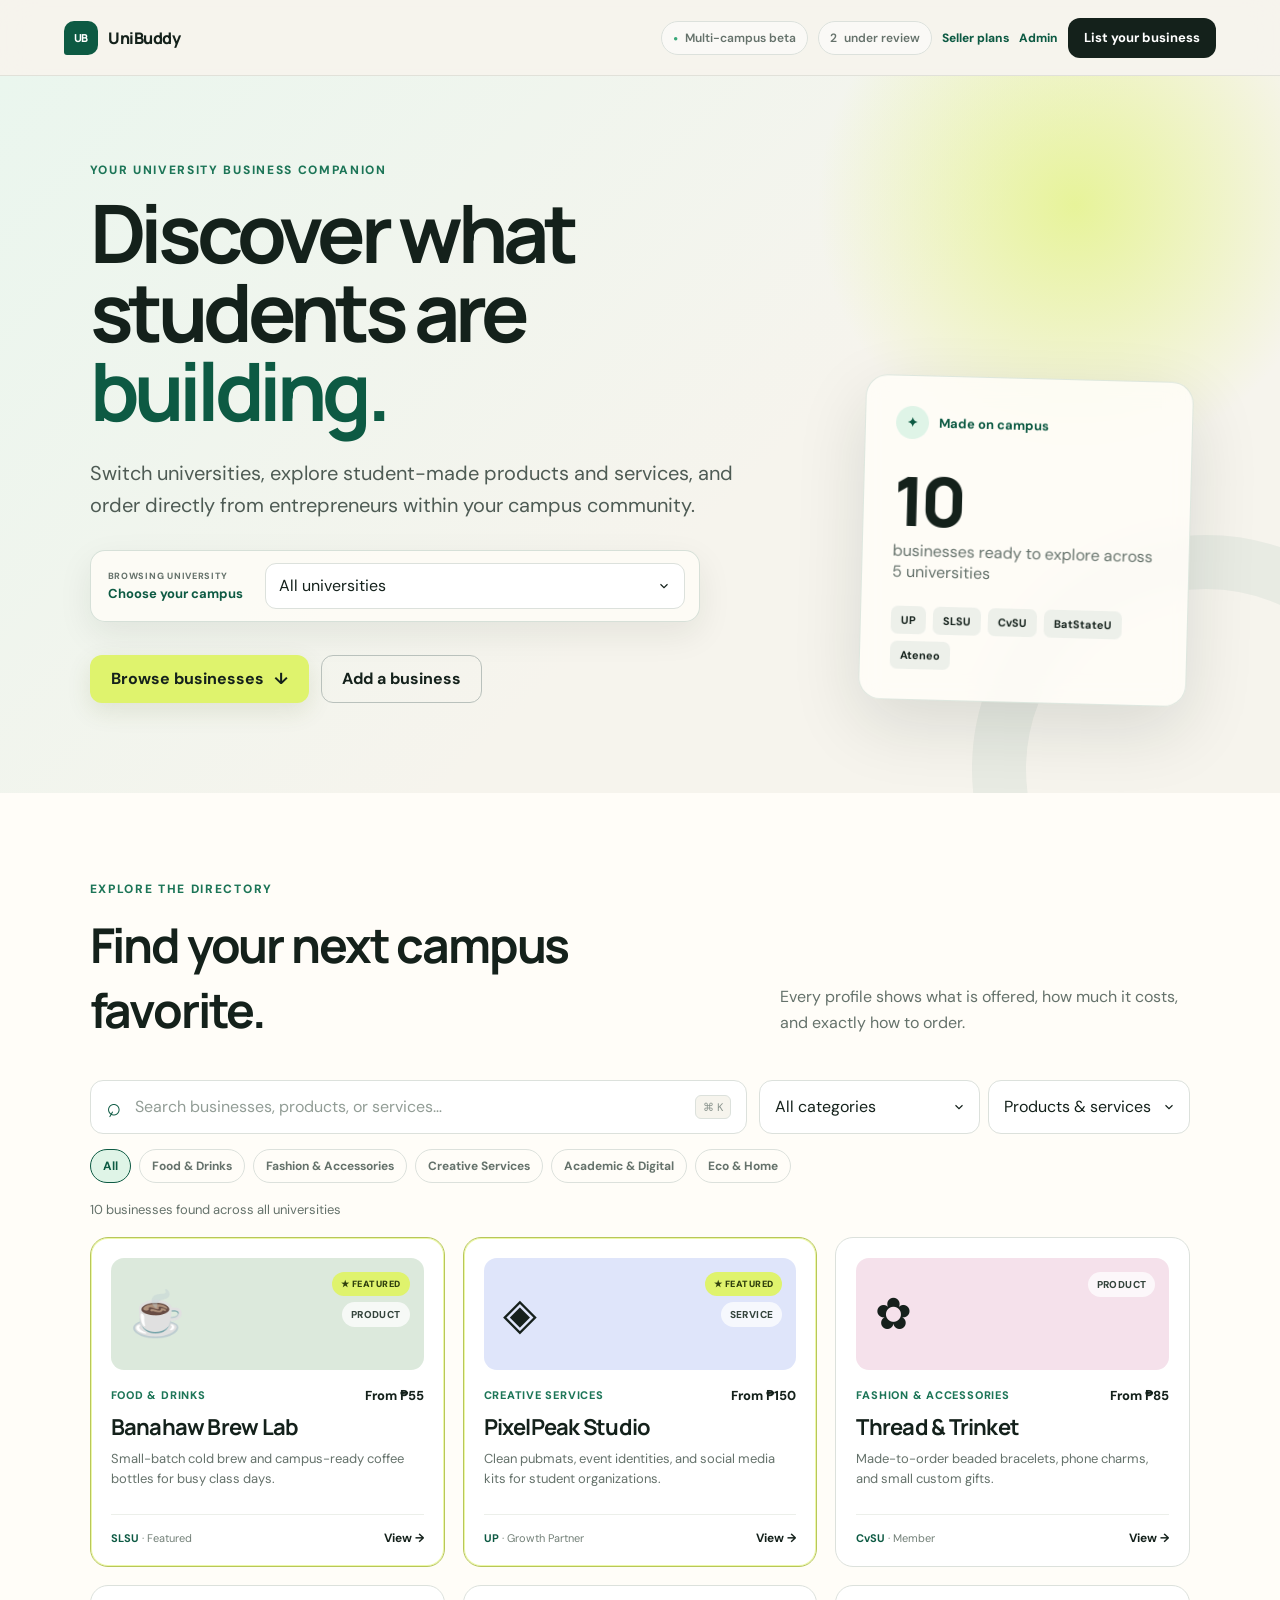
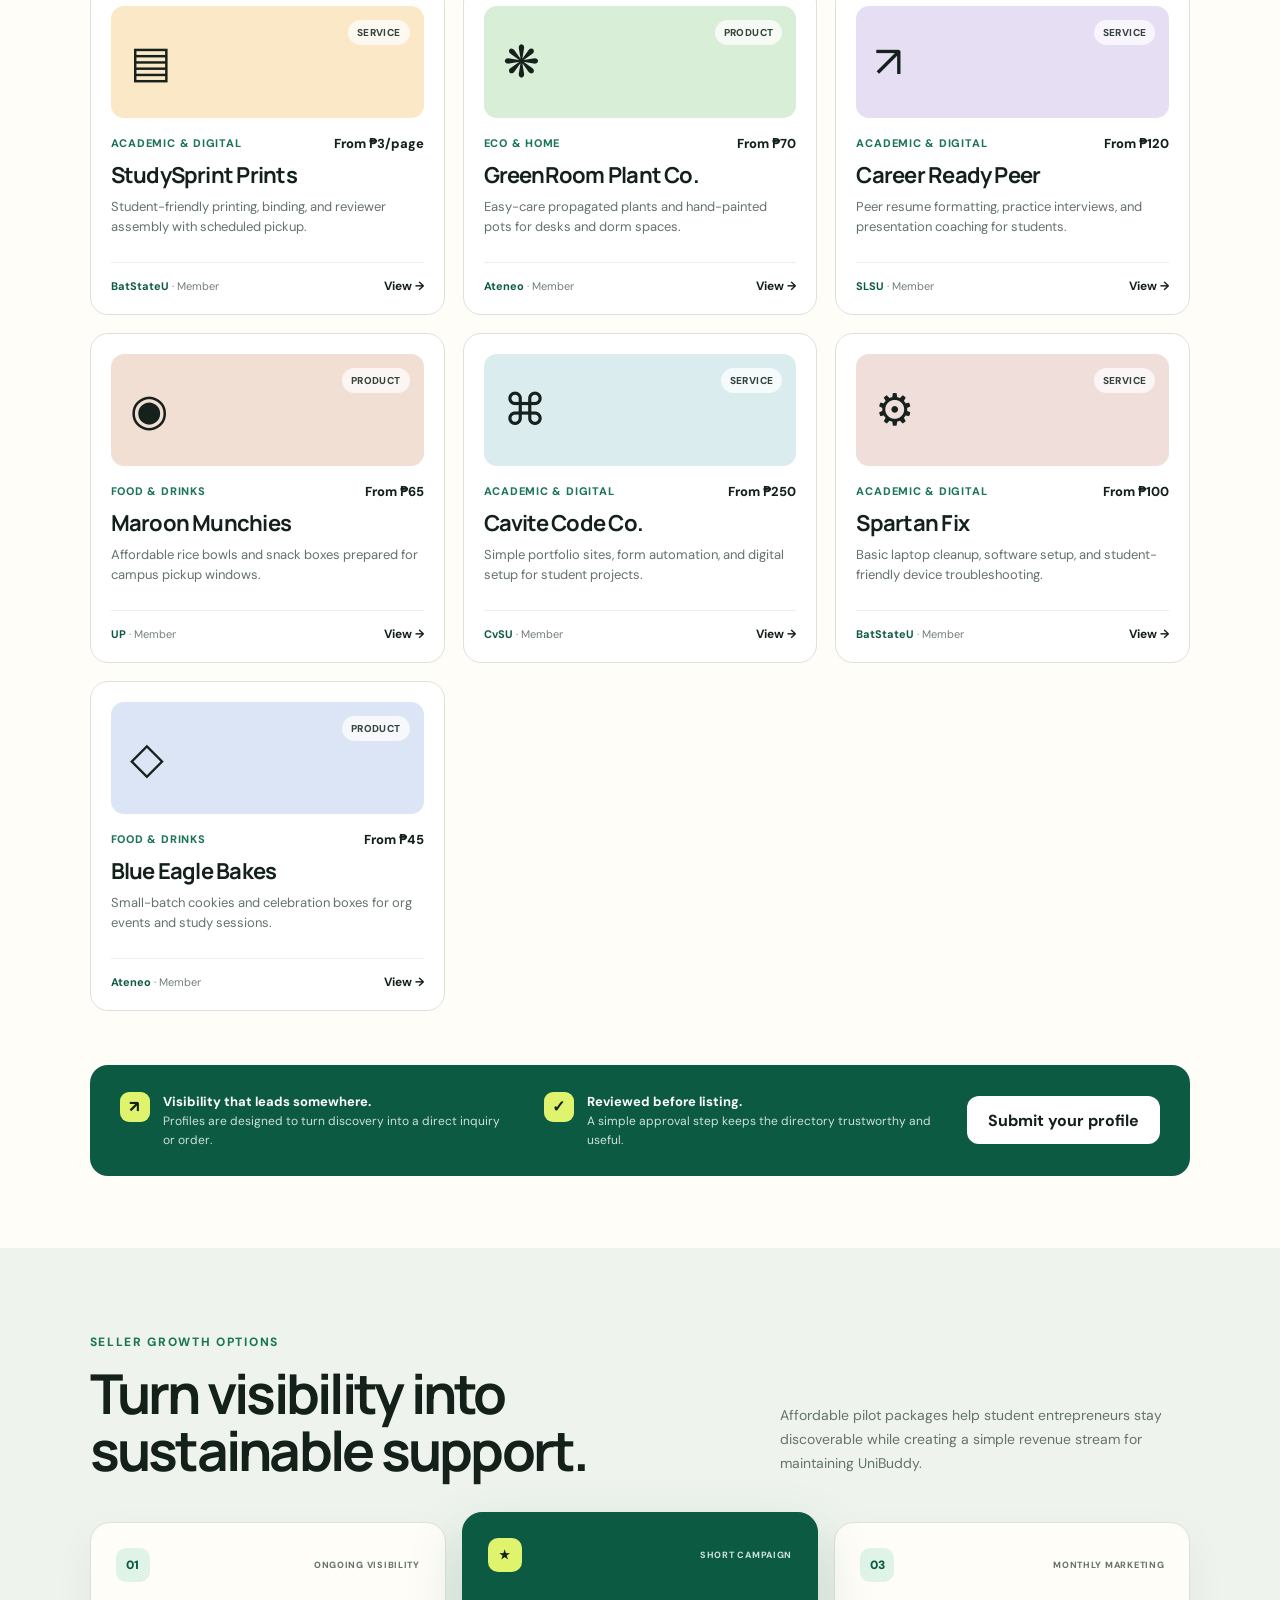
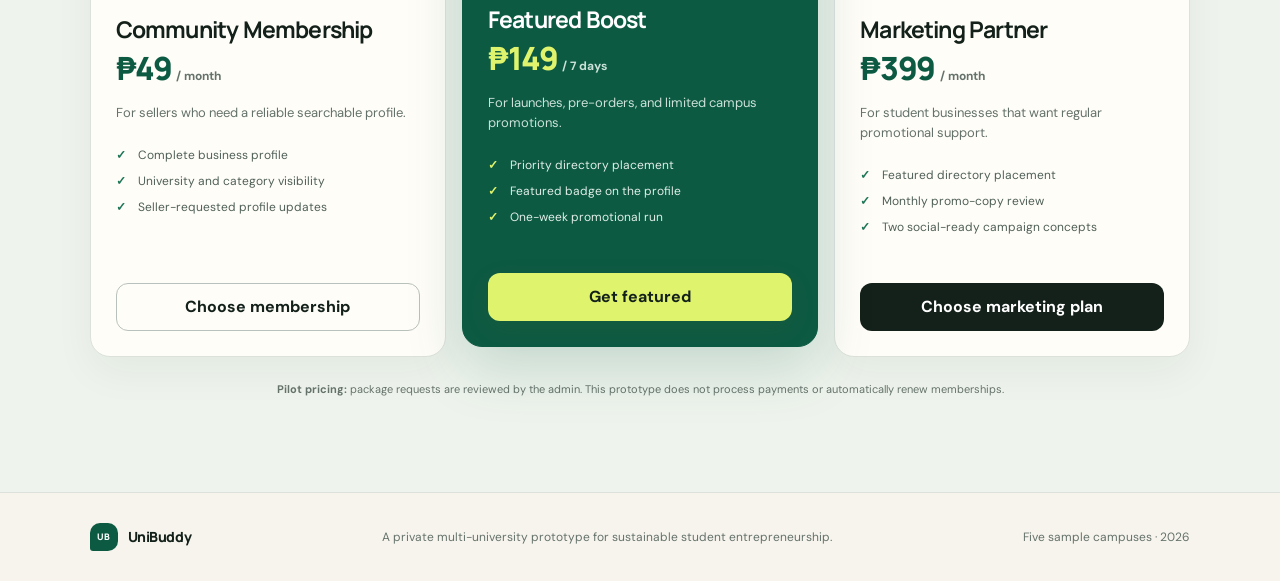
<file: index.html>
<!doctype html>
<html lang="en">
  <head>
    <meta charset="UTF-8" />
    <meta name="viewport" content="width=device-width, initial-scale=1.0" />
    <meta name="description" content="UniBuddy is a multi-university directory for student-owned products and services." />
    <title>UniBuddy — University Student Business Directory</title>
    <link rel="preconnect" href="https://fonts.googleapis.com" />
    <link rel="preconnect" href="https://fonts.gstatic.com" crossorigin />
    <link href="https://fonts.googleapis.com/css2?family=DM+Sans:wght@400;500;600;700&family=Manrope:wght@600;700;800&display=swap" rel="stylesheet" />
    <link rel="stylesheet" href="styles.css" />
  </head>
  <body>
    <header class="site-header">
      <a class="brand" href="#top" aria-label="UniBuddy home">
        <span class="brand-mark">UB</span>
        <span>UniBuddy</span>
      </a>
      <div class="header-actions">
        <span class="private-badge"><span aria-hidden="true">●</span> Multi-campus beta</span>
        <button class="submission-status" id="submissionStatus" type="button" hidden>
          <span id="pendingCount">0</span> under review
        </button>
        <a class="header-link" href="#sellerPlans">Seller plans</a>
        <a class="header-link" href="admin.html">Admin</a>
        <button class="button button-dark button-small" data-open-submit type="button">List your business</button>
      </div>
    </header>

    <main id="top">
      <section class="hero">
        <div class="hero-content">
          <p class="eyebrow">Your university business companion</p>
          <h1>Discover what students are <span>building.</span></h1>
          <p class="hero-copy">Switch universities, explore student-made products and services, and order directly from entrepreneurs within your campus community.</p>
          <label class="campus-switcher" for="universitySelect">
            <span><small>Browsing university</small><strong>Choose your campus</strong></span>
            <select id="universitySelect" aria-label="Choose a university">
              <option value="all">All universities</option>
              <option value="up">University of the Philippines (UP)</option>
              <option value="slsu">Southern Luzon State University (SLSU)</option>
              <option value="cvsu">Cavite State University (CvSU)</option>
              <option value="batsu">Batangas State University (BatStateU)</option>
              <option value="ateneo">Ateneo de Manila University</option>
            </select>
          </label>
          <div class="hero-actions">
            <a class="button button-accent" href="#directory">Browse businesses <span aria-hidden="true">↓</span></a>
            <button class="button button-ghost" data-open-submit type="button">Add a business</button>
          </div>
        </div>
        <aside class="hero-card" aria-label="Directory snapshot">
          <div class="snapshot-top">
            <span class="snapshot-icon" aria-hidden="true">✦</span>
            <span>Made on campus</span>
          </div>
          <div class="snapshot-number" id="heroBusinessCount">10</div>
          <p id="snapshotContext">businesses ready to explore across 5 universities</p>
          <div class="snapshot-tags">
            <span>UP</span><span>SLSU</span><span>CvSU</span><span>BatStateU</span><span>Ateneo</span>
          </div>
        </aside>
      </section>

      <section class="directory-section" id="directory">
        <div class="section-heading">
          <div>
            <p class="eyebrow">Explore the directory</p>
            <h2>Find your next campus favorite.</h2>
          </div>
          <p>Every profile shows what is offered, how much it costs, and exactly how to order.</p>
        </div>

        <div class="browse-panel">
          <label class="search-box" for="searchInput">
            <span aria-hidden="true">⌕</span>
            <input id="searchInput" type="search" placeholder="Search businesses, products, or services…" autocomplete="off" />
            <kbd>⌘ K</kbd>
          </label>
          <div class="select-group">
            <label>
              <span class="sr-only">Filter by category</span>
              <select id="categoryFilter">
                <option value="all">All categories</option>
              </select>
            </label>
            <label>
              <span class="sr-only">Filter by offering type</span>
              <select id="typeFilter">
                <option value="all">Products & services</option>
                <option value="Product">Products</option>
                <option value="Service">Services</option>
              </select>
            </label>
          </div>
        </div>

        <div class="category-chips" id="categoryChips" aria-label="Quick category filters"></div>

        <div class="results-row">
          <p id="resultsCount" aria-live="polite"></p>
          <button class="text-button" id="resetFilters" type="button" hidden>Clear filters</button>
        </div>

        <div class="business-grid" id="businessGrid"></div>

        <div class="empty-state" id="emptyState" hidden>
          <span aria-hidden="true">⌕</span>
          <h3>No businesses found</h3>
          <p>Try another keyword or clear the filters.</p>
          <button class="button button-dark button-small" id="emptyReset" type="button">Show all businesses</button>
        </div>

        <div class="purpose-strip">
          <div>
            <span aria-hidden="true">↗</span>
            <p><strong>Visibility that leads somewhere.</strong><br />Profiles are designed to turn discovery into a direct inquiry or order.</p>
          </div>
          <div>
            <span aria-hidden="true">✓</span>
            <p><strong>Reviewed before listing.</strong><br />A simple approval step keeps the directory trustworthy and useful.</p>
          </div>
          <button class="button button-light" data-open-submit type="button">Submit your profile</button>
        </div>
      </section>

      <section class="plans-section" id="sellerPlans">
        <div class="plans-heading">
          <div>
            <p class="eyebrow">Seller growth options</p>
            <h2>Turn visibility into sustainable support.</h2>
          </div>
          <p>Affordable pilot packages help student entrepreneurs stay discoverable while creating a simple revenue stream for maintaining UniBuddy.</p>
        </div>
        <div class="plan-grid">
          <article class="plan-card">
            <div class="plan-card-top"><span>01</span><small>Ongoing visibility</small></div>
            <h3>Community Membership</h3>
            <p class="plan-price">₱49 <span>/ month</span></p>
            <p>For sellers who need a reliable searchable profile.</p>
            <ul><li>Complete business profile</li><li>University and category visibility</li><li>Seller-requested profile updates</li></ul>
            <button class="button button-ghost" type="button" data-plan-id="community">Choose membership</button>
          </article>
          <article class="plan-card plan-card-featured">
            <div class="plan-card-top"><span>★</span><small>Short campaign</small></div>
            <h3>Featured Boost</h3>
            <p class="plan-price">₱149 <span>/ 7 days</span></p>
            <p>For launches, pre-orders, and limited campus promotions.</p>
            <ul><li>Priority directory placement</li><li>Featured badge on the profile</li><li>One-week promotional run</li></ul>
            <button class="button button-accent" type="button" data-plan-id="featured">Get featured</button>
          </article>
          <article class="plan-card">
            <div class="plan-card-top"><span>03</span><small>Monthly marketing</small></div>
            <h3>Marketing Partner</h3>
            <p class="plan-price">₱399 <span>/ month</span></p>
            <p>For student businesses that want regular promotional support.</p>
            <ul><li>Featured directory placement</li><li>Monthly promo-copy review</li><li>Two social-ready campaign concepts</li></ul>
            <button class="button button-dark" type="button" data-plan-id="growth">Choose marketing plan</button>
          </article>
        </div>
        <p class="pricing-note"><strong>Pilot pricing:</strong> package requests are reviewed by the admin. This prototype does not process payments or automatically renew memberships.</p>
      </section>
    </main>

    <footer>
      <a class="brand brand-footer" href="#top"><span class="brand-mark">UB</span><span>UniBuddy</span></a>
      <p>A private multi-university prototype for sustainable student entrepreneurship.</p>
      <span>Five sample campuses · 2026</span>
    </footer>

    <dialog class="profile-dialog" id="profileDialog" aria-labelledby="profileName">
      <div class="dialog-shell">
        <button class="icon-button dialog-close" type="button" data-close-profile aria-label="Close profile">×</button>
        <div id="profileContent"></div>
      </div>
    </dialog>

    <dialog class="submit-dialog" id="submitDialog" aria-labelledby="submitTitle">
      <div class="submit-shell">
        <div class="submit-heading">
          <div>
            <p class="eyebrow">Business profile submission</p>
            <h2 id="submitTitle">Show your campus what you offer.</h2>
            <p>Your listing will be saved as a private demo submission and marked for admin review.</p>
          </div>
          <button class="icon-button" type="button" data-close-submit aria-label="Close submission form">×</button>
        </div>

        <div class="submit-layout" id="submissionFormView">
          <form id="businessForm" novalidate>
            <div class="form-grid">
              <label class="field field-wide">
                <span>University *</span>
                <select name="universityId" required>
                  <option value="">Choose your university</option>
                  <option value="up">University of the Philippines (UP)</option>
                  <option value="slsu">Southern Luzon State University (SLSU)</option>
                  <option value="cvsu">Cavite State University (CvSU)</option>
                  <option value="batsu">Batangas State University (BatStateU)</option>
                  <option value="ateneo">Ateneo de Manila University</option>
                </select>
                <small class="error-message"></small>
              </label>
              <label class="field field-wide">
                <span>Seller promotion package *</span>
                <select name="marketingPlan" required>
                  <option value="community">Community Membership — ₱49/month</option>
                  <option value="featured">Featured Boost — ₱149/7 days</option>
                  <option value="growth">Marketing Partner — ₱399/month</option>
                </select>
                <small>Request only — payment is confirmed separately after admin review.</small>
                <small class="error-message"></small>
              </label>
              <label class="field field-wide">
                <span>Business name *</span>
                <input name="businessName" required maxlength="45" placeholder="e.g., Your Campus Brand" />
                <small class="error-message"></small>
              </label>
              <label class="field">
                <span>Category *</span>
                <select name="category" required>
                  <option value="">Choose one</option>
                  <option>Food & Drinks</option>
                  <option>Fashion & Accessories</option>
                  <option>Creative Services</option>
                  <option>Academic & Digital</option>
                  <option>Eco & Home</option>
                  <option>Personal Care</option>
                </select>
                <small class="error-message"></small>
              </label>
              <label class="field">
                <span>Offering type *</span>
                <select name="type" required>
                  <option value="">Choose one</option>
                  <option>Product</option>
                  <option>Service</option>
                </select>
                <small class="error-message"></small>
              </label>
              <label class="field field-wide">
                <span>Short description *</span>
                <textarea name="description" required maxlength="150" rows="3" placeholder="What do you offer, and who is it for?"></textarea>
                <small class="character-count"><span id="descriptionCount">0</span>/150</small>
                <small class="error-message"></small>
              </label>
              <label class="field">
                <span>Starting price *</span>
                <input name="price" required maxlength="25" placeholder="e.g., ₱120" />
                <small class="error-message"></small>
              </label>
              <label class="field">
                <span>Order method *</span>
                <select name="orderMethod" required>
                  <option value="">Choose one</option>
                  <option>Message to order</option>
                  <option>Order form</option>
                  <option>Booking request</option>
                  <option>Pre-order</option>
                </select>
                <small class="error-message"></small>
              </label>
              <label class="field">
                <span>Contact or order link *</span>
                <input name="contact" required maxlength="80" placeholder="Email, handle, or form link" />
                <small class="error-message"></small>
              </label>
              <label class="field">
                <span>Pickup / delivery</span>
                <input name="fulfillment" maxlength="60" placeholder="e.g., campus gate pickup" />
              </label>
              <label class="field field-wide">
                <span>Sustainable practice</span>
                <input name="impact" maxlength="100" placeholder="e.g., Made to order to reduce excess inventory" />
              </label>
            </div>
            <label class="consent-row">
              <input type="checkbox" name="consent" required />
              <span>I confirm these details are ready for directory review.</span>
            </label>
            <small class="error-message consent-error"></small>
            <div class="form-actions">
              <button class="button button-ghost" type="button" data-close-submit>Cancel</button>
              <button class="button button-accent" type="submit">Submit for review <span aria-hidden="true">→</span></button>
            </div>
          </form>

          <aside class="live-preview" aria-label="Live profile preview">
            <p class="preview-label">Live preview</p>
            <div id="formPreview"></div>
          </aside>
        </div>

        <div class="submission-success" id="submissionSuccess" hidden>
          <div class="success-mark" aria-hidden="true">✓</div>
          <p class="eyebrow">Submitted for review</p>
          <h2>Your profile is in the review queue.</h2>
          <p>For this private prototype, the submission is saved only in this browser. It will not appear in the main directory until an admin approves it.</p>
          <div class="review-card" id="reviewCard"></div>
          <button class="button button-dark" type="button" data-close-submit>Back to directory</button>
        </div>
      </div>
    </dialog>

    <div class="toast" id="toast" role="status" aria-live="polite"></div>
    <script src="store.js"></script>
    <script src="app.js"></script>
  </body>
</html>
</file>
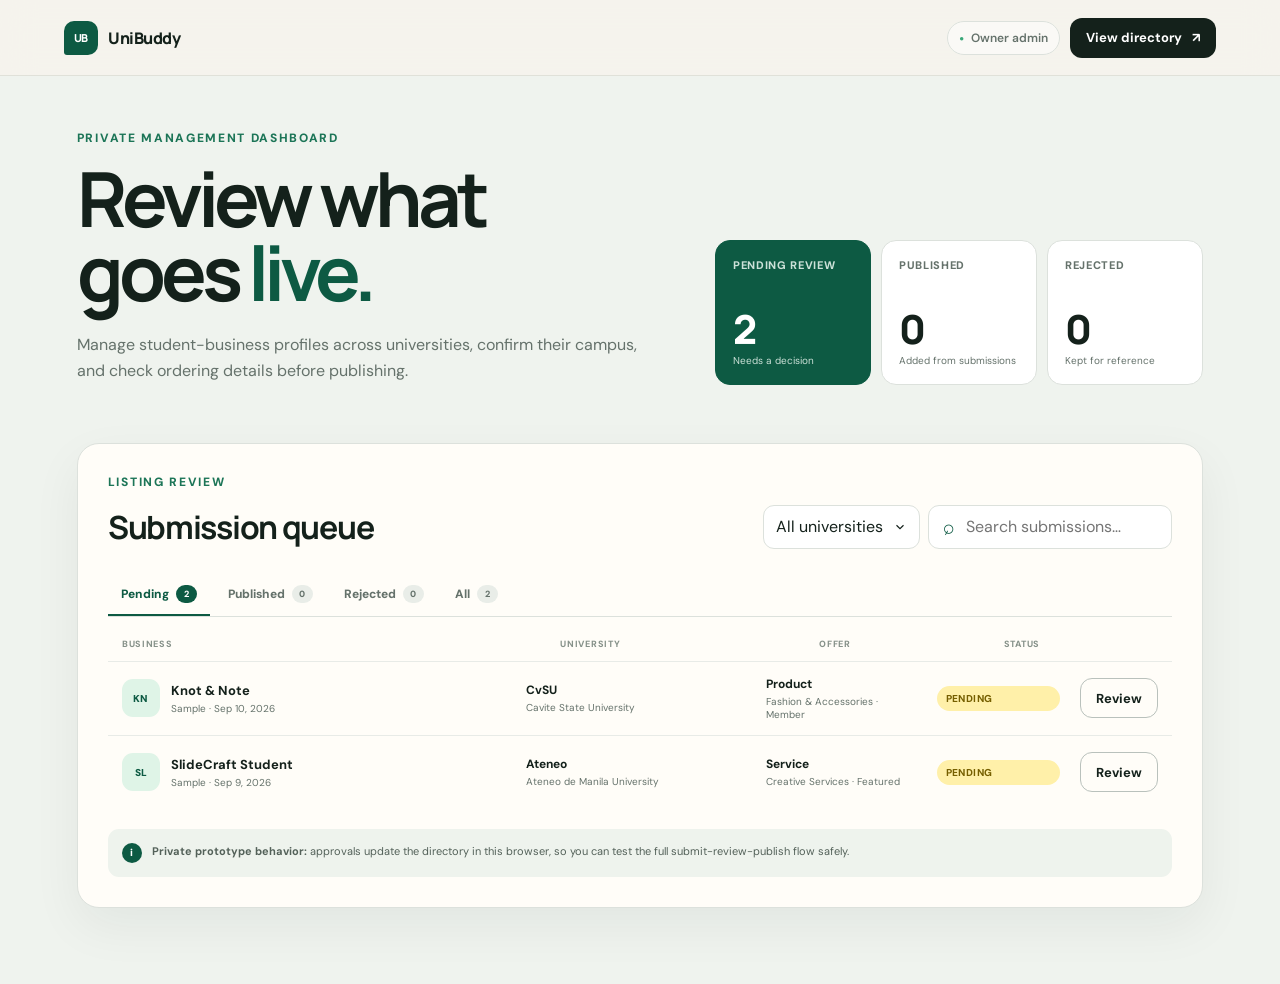
<file: admin.html>
<!doctype html>
<html lang="en">
  <head>
    <meta charset="UTF-8" />
    <meta name="viewport" content="width=device-width, initial-scale=1.0" />
    <meta name="description" content="Private UniBuddy multi-university listing review dashboard." />
    <title>UniBuddy Admin — Listing Review</title>
    <link rel="preconnect" href="https://fonts.googleapis.com" />
    <link rel="preconnect" href="https://fonts.gstatic.com" crossorigin />
    <link href="https://fonts.googleapis.com/css2?family=DM+Sans:wght@400;500;600;700&family=Manrope:wght@600;700;800&display=swap" rel="stylesheet" />
    <link rel="stylesheet" href="styles.css" />
  </head>
  <body class="admin-page">
    <header class="site-header admin-header">
      <a class="brand" href="index.html" aria-label="Back to UniBuddy directory">
        <span class="brand-mark">UB</span>
        <span>UniBuddy</span>
      </a>
      <div class="header-actions">
        <span class="private-badge"><span aria-hidden="true">●</span> Owner admin</span>
        <a class="button button-dark button-small" href="index.html">View directory <span aria-hidden="true">↗</span></a>
      </div>
    </header>

    <main class="admin-main">
      <section class="admin-intro">
        <div>
          <p class="eyebrow">Private management dashboard</p>
          <h1>Review what goes <span>live.</span></h1>
          <p>Manage student-business profiles across universities, confirm their campus, and check ordering details before publishing.</p>
        </div>
        <div class="admin-stat-grid" aria-label="Submission summary">
          <article class="admin-stat stat-pending"><span>Pending review</span><strong id="pendingStat">0</strong><small>Needs a decision</small></article>
          <article class="admin-stat"><span>Published</span><strong id="approvedStat">0</strong><small>Added from submissions</small></article>
          <article class="admin-stat"><span>Rejected</span><strong id="rejectedStat">0</strong><small>Kept for reference</small></article>
        </div>
      </section>

      <section class="review-section">
        <div class="review-heading">
          <div>
            <p class="eyebrow">Listing review</p>
            <h2>Submission queue</h2>
          </div>
          <div class="admin-toolbar">
            <label class="admin-campus-filter">
              <span class="sr-only">Filter submissions by university</span>
              <select id="adminUniversityFilter">
                <option value="all">All universities</option>
                <option value="up">UP</option><option value="slsu">SLSU</option><option value="cvsu">CvSU</option>
                <option value="batsu">BatStateU</option><option value="ateneo">Ateneo</option>
              </select>
            </label>
            <label class="admin-search" for="adminSearch">
              <span aria-hidden="true">⌕</span>
              <input id="adminSearch" type="search" placeholder="Search submissions…" autocomplete="off" />
            </label>
          </div>
        </div>

        <div class="review-tabs" id="reviewTabs" role="tablist" aria-label="Submission status filters">
          <button class="review-tab active" type="button" data-status="Pending">Pending <span id="pendingTabCount">0</span></button>
          <button class="review-tab" type="button" data-status="Approved">Published <span id="approvedTabCount">0</span></button>
          <button class="review-tab" type="button" data-status="Rejected">Rejected <span id="rejectedTabCount">0</span></button>
          <button class="review-tab" type="button" data-status="All">All <span id="allTabCount">0</span></button>
        </div>

        <div class="review-table-wrap">
          <div class="review-table-head" aria-hidden="true">
            <span>Business</span><span>University</span><span>Offer</span><span>Status</span><span></span>
          </div>
          <div id="reviewQueue"></div>
          <div class="admin-empty" id="adminEmpty" hidden>
            <span aria-hidden="true">✓</span>
            <h3>Nothing here right now</h3>
            <p>Try another status or search term.</p>
          </div>
        </div>

        <div class="admin-note">
          <span aria-hidden="true">i</span>
          <p><strong>Private prototype behavior:</strong> approvals update the directory in this browser, so you can test the full submit-review-publish flow safely.</p>
        </div>
      </section>
    </main>

    <dialog class="admin-dialog" id="reviewDialog" aria-labelledby="reviewBusinessName">
      <div class="admin-dialog-shell">
        <div class="admin-dialog-heading">
          <div>
            <span class="status-pill" id="editorStatus">Pending</span>
            <h2 id="reviewBusinessName">Review profile</h2>
            <p id="reviewMetadata"></p>
          </div>
          <button class="icon-button" id="closeReview" type="button" aria-label="Close review">×</button>
        </div>

        <form id="reviewForm">
          <div class="form-grid admin-form-grid">
            <label class="field field-wide"><span>University *</span>
              <select name="universityId" required>
                <option value="up">University of the Philippines (UP)</option><option value="slsu">Southern Luzon State University (SLSU)</option>
                <option value="cvsu">Cavite State University (CvSU)</option><option value="batsu">Batangas State University (BatStateU)</option>
                <option value="ateneo">Ateneo de Manila University</option>
              </select>
            </label>
            <label class="field field-wide"><span>Seller promotion package *</span>
              <select name="marketingPlan" required>
                <option value="community">Community Membership — ₱49/month</option>
                <option value="featured">Featured Boost — ₱149/7 days</option>
                <option value="growth">Marketing Partner — ₱399/month</option>
              </select>
            </label>
            <label class="field field-wide"><span>Business name *</span><input name="businessName" required maxlength="45" /></label>
            <label class="field"><span>Category *</span>
              <select name="category" required>
                <option>Food & Drinks</option><option>Fashion & Accessories</option><option>Creative Services</option>
                <option>Academic & Digital</option><option>Eco & Home</option><option>Personal Care</option>
              </select>
            </label>
            <label class="field"><span>Offering type *</span><select name="type" required><option>Product</option><option>Service</option></select></label>
            <label class="field field-wide"><span>Description *</span><textarea name="description" required maxlength="150" rows="3"></textarea></label>
            <label class="field"><span>Starting price *</span><input name="price" required maxlength="25" /></label>
            <label class="field"><span>Order method *</span>
              <select name="orderMethod" required><option>Message to order</option><option>Order form</option><option>Booking request</option><option>Pre-order</option></select>
            </label>
            <label class="field"><span>Contact / order link *</span><input name="contact" required maxlength="80" /></label>
            <label class="field"><span>Pickup / delivery</span><input name="fulfillment" maxlength="60" /></label>
            <label class="field field-wide"><span>Sustainable practice</span><input name="impact" maxlength="100" /></label>
          </div>
          <div class="admin-editor-actions">
            <button class="text-button danger-text" id="deleteSubmission" type="button">Delete listing</button>
            <div>
              <button class="button button-ghost" id="rejectSubmission" type="button">Reject</button>
              <button class="button button-light-outline" type="submit">Save changes</button>
              <button class="button button-accent" id="approveSubmission" type="button">Approve & publish</button>
            </div>
          </div>
        </form>
      </div>
    </dialog>

    <div class="toast" id="adminToast" role="status" aria-live="polite"></div>
    <script src="store.js"></script>
    <script src="admin.js"></script>
  </body>
</html>
</file>
<file: styles.css>
:root {
  --ink: #14211b;
  --muted: #65726b;
  --cream: #f6f4ed;
  --paper: #fffdf8;
  --line: #dce1dc;
  --green: #0d5a43;
  --green-2: #1c7557;
  --mint: #dff4e7;
  --lime: #dff36d;
  --shadow: 0 24px 70px rgba(20, 33, 27, 0.12);
  --radius: 22px;
}

* { box-sizing: border-box; }
html { scroll-behavior: smooth; }
body {
  margin: 0;
  color: var(--ink);
  background: var(--cream);
  font-family: "DM Sans", sans-serif;
  -webkit-font-smoothing: antialiased;
}
button, input, select, textarea { font: inherit; }
button, a { -webkit-tap-highlight-color: transparent; }
button { color: inherit; }
a { color: inherit; text-decoration: none; }

.site-header {
  position: sticky;
  top: 0;
  z-index: 30;
  height: 76px;
  display: flex;
  align-items: center;
  justify-content: space-between;
  padding: 0 clamp(22px, 5vw, 78px);
  background: rgba(246, 244, 237, 0.92);
  border-bottom: 1px solid rgba(20, 33, 27, 0.09);
  backdrop-filter: blur(16px);
}

.brand {
  display: inline-flex;
  align-items: center;
  gap: 10px;
  font-family: "Manrope", sans-serif;
  font-weight: 800;
  letter-spacing: -0.03em;
}
.brand-mark {
  display: grid;
  place-items: center;
  width: 34px;
  height: 34px;
  border-radius: 10px 10px 10px 3px;
  background: var(--green);
  color: white;
  font-size: 11px;
  letter-spacing: -0.04em;
}
.header-actions { display: flex; align-items: center; gap: 10px; }
.header-link, .footer-link { color: var(--green); font-size: 12px; font-weight: 800; }
.header-link:hover, .footer-link:hover { text-decoration: underline; text-underline-offset: 4px; }
.private-badge, .submission-status {
  display: inline-flex;
  align-items: center;
  gap: 7px;
  padding: 8px 11px;
  border: 1px solid var(--line);
  border-radius: 999px;
  color: var(--muted);
  background: rgba(255,255,255,.45);
  font-size: 12px;
  font-weight: 600;
}
.private-badge span { color: #3aa879; font-size: 8px; }
.submission-status { cursor: pointer; }
.submission-status:hover { border-color: var(--green); color: var(--green); }

.button {
  display: inline-flex;
  min-height: 48px;
  align-items: center;
  justify-content: center;
  gap: 10px;
  padding: 0 20px;
  border: 1px solid transparent;
  border-radius: 12px;
  font-weight: 700;
  cursor: pointer;
  transition: transform .2s ease, box-shadow .2s ease, background .2s ease;
}
.button:hover { transform: translateY(-2px); }
.button:focus-visible, .text-button:focus-visible, .icon-button:focus-visible, .business-card:focus-visible { outline: 3px solid rgba(28, 117, 87, .28); outline-offset: 3px; }
.button-accent { background: var(--lime); color: var(--ink); box-shadow: 0 8px 24px rgba(79, 101, 24, .12); }
.button-accent:hover { box-shadow: 0 12px 30px rgba(79, 101, 24, .18); }
.button-dark { background: var(--ink); color: white; }
.button-ghost { background: transparent; border-color: #b9c1bc; }
.button-light { background: white; color: var(--ink); }
.button-small { min-height: 40px; padding-inline: 15px; font-size: 13px; }

.hero {
  min-height: 565px;
  display: grid;
  grid-template-columns: minmax(0, 1.25fr) minmax(280px, .6fr);
  align-items: center;
  gap: clamp(36px, 7vw, 110px);
  padding: 86px clamp(22px, 7vw, 112px) 90px;
  position: relative;
  overflow: hidden;
  background:
    radial-gradient(circle at 84% 18%, rgba(223, 243, 109, .65), transparent 21%),
    linear-gradient(135deg, #eaf6ee 0%, #f6f4ed 58%);
}
.hero::after {
  content: "";
  position: absolute;
  width: 360px;
  height: 360px;
  right: -160px;
  bottom: -210px;
  border: 54px solid rgba(13, 90, 67, .06);
  border-radius: 50%;
}
.hero-content, .hero-card { position: relative; z-index: 1; }
.eyebrow {
  margin: 0 0 15px;
  color: var(--green-2);
  font-size: 12px;
  font-weight: 800;
  letter-spacing: .14em;
  text-transform: uppercase;
}
h1, h2, h3 { font-family: "Manrope", sans-serif; }
h1 {
  max-width: 800px;
  margin: 0;
  font-size: clamp(48px, 6.3vw, 88px);
  line-height: .98;
  letter-spacing: -.065em;
}
h1 span { color: var(--green); }
.hero-copy {
  max-width: 665px;
  margin: 27px 0 0;
  color: #4e5b54;
  font-size: clamp(17px, 1.6vw, 20px);
  line-height: 1.62;
}
.hero-actions { display: flex; gap: 12px; margin-top: 33px; }
.campus-switcher {
  width: min(610px, 100%);
  min-height: 72px;
  display: grid;
  grid-template-columns: auto minmax(230px, 1fr);
  align-items: center;
  gap: 22px;
  margin-top: 28px;
  padding: 12px 14px 12px 17px;
  border: 1px solid rgba(13, 90, 67, .16);
  border-radius: 15px;
  background: rgba(255, 253, 248, .78);
  box-shadow: 0 12px 34px rgba(20, 33, 27, .08);
}
.campus-switcher > span { display: flex; flex-direction: column; gap: 3px; }
.campus-switcher small { color: var(--muted); font-size: 9px; font-weight: 800; letter-spacing: .08em; text-transform: uppercase; }
.campus-switcher strong { color: var(--green); font-size: 13px; }
.campus-switcher select {
  width: 100%;
  height: 46px;
  padding: 0 38px 0 13px;
  border: 1px solid var(--line);
  border-radius: 11px;
  outline: 0;
  color: var(--ink);
  background: white url("data:image/svg+xml,%3Csvg xmlns='http://www.w3.org/2000/svg' width='14' height='14' viewBox='0 0 24 24' fill='none' stroke='%2314211b' stroke-width='2'%3E%3Cpath d='m6 9 6 6 6-6'/%3E%3C/svg%3E") no-repeat right 13px center;
}
.campus-switcher select:focus { border-color: var(--green-2); box-shadow: 0 0 0 3px rgba(28,117,87,.08); }

.hero-card {
  align-self: end;
  max-width: 390px;
  margin-left: auto;
  padding: 30px;
  border: 1px solid rgba(13, 90, 67, .13);
  border-radius: var(--radius);
  background: rgba(255, 253, 248, .84);
  box-shadow: var(--shadow);
  backdrop-filter: blur(14px);
  transform: rotate(1.5deg);
}
.snapshot-top { display: flex; align-items: center; gap: 10px; color: var(--green); font-size: 13px; font-weight: 700; }
.snapshot-icon { display: grid; place-items: center; width: 33px; height: 33px; border-radius: 50%; background: var(--mint); }
.snapshot-number { margin-top: 27px; font-family: "Manrope"; font-size: 68px; font-weight: 800; line-height: 1; letter-spacing: -.06em; }
.hero-card > p { margin: 6px 0 24px; color: var(--muted); }
.snapshot-tags { display: flex; flex-wrap: wrap; gap: 7px; }
.snapshot-tags span { padding: 7px 10px; border-radius: 7px; background: #edf0ea; font-size: 11px; font-weight: 700; }

.directory-section { padding: 88px clamp(22px, 7vw, 112px) 72px; background: var(--paper); }
.section-heading { display: flex; justify-content: space-between; gap: 40px; align-items: end; }
.section-heading h2 { margin: 0; font-size: clamp(32px, 4vw, 48px); letter-spacing: -.045em; }
.section-heading > p { max-width: 410px; margin: 0 0 5px; color: var(--muted); line-height: 1.65; }

.browse-panel { display: grid; grid-template-columns: minmax(280px, 1fr) auto; gap: 12px; margin-top: 38px; }
.search-box {
  height: 54px;
  display: flex;
  align-items: center;
  gap: 12px;
  padding: 0 15px;
  border: 1px solid var(--line);
  border-radius: 13px;
  background: white;
  transition: border .2s, box-shadow .2s;
}
.search-box:focus-within { border-color: var(--green-2); box-shadow: 0 0 0 4px rgba(28,117,87,.08); }
.search-box > span { font-size: 25px; transform: rotate(-15deg); color: var(--green); }
.search-box input { flex: 1; min-width: 0; border: 0; outline: 0; color: var(--ink); background: transparent; }
.search-box input::placeholder { color: #929d96; }
kbd { padding: 4px 7px; border: 1px solid var(--line); border-radius: 6px; color: #89938d; background: var(--cream); font: 11px "DM Sans"; }
.select-group { display: flex; gap: 8px; }
select { appearance: none; }
.select-group select {
  height: 54px;
  min-width: 180px;
  padding: 0 38px 0 15px;
  border: 1px solid var(--line);
  border-radius: 13px;
  color: var(--ink);
  background: white url("data:image/svg+xml,%3Csvg xmlns='http://www.w3.org/2000/svg' width='14' height='14' viewBox='0 0 24 24' fill='none' stroke='%2314211b' stroke-width='2'%3E%3Cpath d='m6 9 6 6 6-6'/%3E%3C/svg%3E") no-repeat right 13px center;
}

.category-chips { display: flex; flex-wrap: wrap; gap: 8px; margin-top: 15px; }
.chip { padding: 8px 12px; border: 1px solid var(--line); border-radius: 999px; background: transparent; color: var(--muted); font-size: 12px; font-weight: 700; cursor: pointer; }
.chip:hover, .chip.active { border-color: var(--green); color: var(--green); background: var(--mint); }
.results-row { min-height: 54px; display: flex; align-items: center; justify-content: space-between; }
.results-row p { margin: 0; color: var(--muted); font-size: 13px; }
.text-button { border: 0; background: none; color: var(--green); font-size: 13px; font-weight: 700; cursor: pointer; }

.business-grid { display: grid; grid-template-columns: repeat(3, minmax(0, 1fr)); gap: 18px; }
.business-card {
  min-height: 330px;
  display: flex;
  flex-direction: column;
  padding: 20px;
  border: 1px solid var(--line);
  border-radius: 18px;
  background: white;
  cursor: pointer;
  transition: transform .22s ease, box-shadow .22s ease, border-color .22s ease;
}
.business-card:hover { transform: translateY(-5px); border-color: #b7c6bd; box-shadow: 0 18px 42px rgba(28,44,35,.09); }
.featured-card { border-color: #b8c65b; box-shadow: inset 0 0 0 1px rgba(223,243,109,.6); }
.card-cover {
  height: 112px;
  display: flex;
  justify-content: space-between;
  align-items: flex-start;
  padding: 14px;
  border-radius: 13px;
  background: var(--card-bg);
}
.card-badges { display: flex; align-items: flex-end; flex-direction: column; gap: 6px; }
.featured-pill { padding: 6px 9px; border-radius: 999px; color: #30400e; background: var(--lime); font-size: 9px; font-weight: 900; letter-spacing: .05em; text-transform: uppercase; }
.card-symbol { font-size: 44px; filter: saturate(.8); align-self: center; margin-left: 5px; }
.type-pill, .status-pill { padding: 6px 9px; border-radius: 999px; background: rgba(255,255,255,.74); color: #34443c; font-size: 10px; font-weight: 800; letter-spacing: .04em; text-transform: uppercase; }
.card-meta { display: flex; justify-content: space-between; align-items: center; gap: 8px; margin-top: 17px; }
.category-label { color: var(--green-2); font-size: 11px; font-weight: 800; text-transform: uppercase; letter-spacing: .07em; }
.price { color: var(--ink); font-size: 13px; font-weight: 800; }
.business-card h3 { margin: 8px 0 7px; font-size: 22px; letter-spacing: -.035em; }
.business-card > p { flex: 1; margin: 0; color: var(--muted); font-size: 13px; line-height: 1.55; }
.card-footer { display: flex; justify-content: space-between; align-items: center; margin-top: 17px; padding-top: 15px; border-top: 1px solid #ecefea; color: #738078; font-size: 11px; }
.card-footer > span { min-width: 0; overflow: hidden; text-overflow: ellipsis; white-space: nowrap; }
.card-footer b { color: var(--green); }
.card-footer strong { color: var(--ink); font-size: 12px; }

.empty-state { padding: 70px 20px; text-align: center; border: 1px dashed #bdc7c0; border-radius: 18px; background: #fbfaf6; }
.empty-state > span { font-size: 38px; color: var(--green); }
.empty-state h3 { margin: 12px 0 4px; font-size: 22px; }
.empty-state p { margin: 0 0 20px; color: var(--muted); }

.purpose-strip { display: grid; grid-template-columns: 1fr 1fr auto; align-items: center; gap: 32px; margin-top: 54px; padding: 27px 30px; border-radius: 18px; color: white; background: var(--green); }
.purpose-strip > div { display: flex; gap: 13px; align-items: flex-start; }
.purpose-strip > div > span { display: grid; place-items: center; flex: 0 0 auto; width: 30px; height: 30px; border-radius: 9px; color: var(--ink); background: var(--lime); font-weight: 900; }
.purpose-strip p { margin: 0; color: #cce1d8; font-size: 12px; line-height: 1.55; }
.purpose-strip strong { color: white; font-size: 13px; }

.plans-section { padding: 86px clamp(22px, 7vw, 112px) 94px; background: #eef4ed; }
.plans-heading { display: grid; grid-template-columns: minmax(0, 1fr) minmax(300px, .65fr); gap: 60px; align-items: end; }
.plans-heading h2 { max-width: 780px; margin: 0; font-size: clamp(34px, 4.3vw, 55px); line-height: 1.04; letter-spacing: -.05em; }
.plans-heading > p { margin: 0 0 4px; color: var(--muted); font-size: 14px; line-height: 1.7; }
.plan-grid { display: grid; grid-template-columns: repeat(3, minmax(0, 1fr)); gap: 16px; margin-top: 42px; }
.plan-card { min-height: 435px; display: flex; flex-direction: column; padding: 25px; border: 1px solid var(--line); border-radius: 20px; background: var(--paper); box-shadow: 0 15px 40px rgba(20,33,27,.05); }
.plan-card-featured { color: white; border-color: var(--green); background: var(--green); transform: translateY(-10px); box-shadow: 0 22px 55px rgba(13,90,67,.18); }
.plan-card-top { display: flex; justify-content: space-between; align-items: center; }
.plan-card-top > span { display: grid; place-items: center; width: 34px; height: 34px; border-radius: 10px; color: var(--green); background: var(--mint); font-size: 12px; font-weight: 900; }
.plan-card-top small { color: var(--muted); font-size: 9px; font-weight: 800; letter-spacing: .08em; text-transform: uppercase; }
.plan-card-featured .plan-card-top > span { color: var(--ink); background: var(--lime); }
.plan-card-featured .plan-card-top small { color: #cce1d8; }
.plan-card h3 { margin: 31px 0 4px; font-size: 23px; letter-spacing: -.035em; }
.plan-price { margin: 0; color: var(--green); font: 800 32px/1.2 "Manrope"; letter-spacing: -.04em; }
.plan-price span { color: var(--muted); font: 700 12px "DM Sans"; letter-spacing: 0; }
.plan-card > p:not(.plan-price) { margin: 16px 0 0; color: var(--muted); font-size: 13px; line-height: 1.55; }
.plan-card-featured .plan-price { color: var(--lime); }
.plan-card-featured .plan-price span, .plan-card-featured > p:not(.plan-price) { color: #cce1d8; }
.plan-card ul { display: grid; gap: 10px; margin: 24px 0 28px; padding: 0; color: #506058; font-size: 12px; list-style: none; }
.plan-card li { position: relative; padding-left: 22px; }
.plan-card li::before { content: "✓"; position: absolute; left: 0; color: var(--green-2); font-weight: 900; }
.plan-card-featured ul { color: #e0eee7; }
.plan-card-featured li::before { color: var(--lime); }
.plan-card > .button { width: 100%; margin-top: auto; }
.plan-card-featured .button-accent { color: var(--ink); }
.pricing-note { margin: 24px auto 0; color: var(--muted); text-align: center; font-size: 11px; line-height: 1.55; }

footer { display: grid; grid-template-columns: auto 1fr auto; align-items: center; gap: 30px; padding: 30px clamp(22px, 7vw, 112px); border-top: 1px solid var(--line); color: var(--muted); background: var(--cream); font-size: 12px; }
footer p { margin: 0; text-align: center; }
.brand-footer { color: var(--ink); font-size: 14px; }
.brand-footer .brand-mark { width: 28px; height: 28px; font-size: 9px; }

dialog { width: 100%; max-width: none; max-height: none; padding: 0; border: 0; background: transparent; color: var(--ink); }
dialog::backdrop { background: rgba(9, 20, 15, .62); backdrop-filter: blur(6px); }
.profile-dialog { width: min(760px, calc(100% - 28px)); }
.dialog-shell { position: relative; overflow: hidden; border-radius: 24px; background: var(--paper); box-shadow: var(--shadow); }
.dialog-close { position: absolute; z-index: 2; top: 16px; right: 16px; }
.icon-button { width: 40px; height: 40px; display: grid; place-items: center; border: 1px solid var(--line); border-radius: 50%; background: rgba(255,255,255,.88); font-size: 25px; line-height: 1; cursor: pointer; }
.icon-button:hover { background: white; }
.profile-cover { min-height: 180px; display: flex; align-items: flex-end; justify-content: space-between; padding: 26px; background: var(--profile-bg); }
.profile-symbol { font-size: 68px; }
.profile-body { padding: 30px; }
.profile-heading { display: flex; justify-content: space-between; gap: 20px; align-items: flex-start; }
.profile-heading h2 { margin: 6px 0 7px; font-size: 34px; letter-spacing: -.045em; }
.profile-heading p { max-width: 510px; margin: 0; color: var(--muted); line-height: 1.58; }
.profile-price { padding: 10px 13px; border-radius: 10px; white-space: nowrap; background: var(--mint); font-size: 14px; font-weight: 800; }
.profile-tags { display: flex; flex-wrap: wrap; gap: 7px; margin: 22px 0; }
.profile-tags span { padding: 7px 9px; border-radius: 7px; color: #4f5e56; background: #eff1ed; font-size: 11px; font-weight: 700; }
.profile-details { display: grid; grid-template-columns: 1fr 1fr; gap: 12px; }
.detail-box { padding: 16px; border: 1px solid var(--line); border-radius: 13px; }
.detail-box span { display: block; margin-bottom: 5px; color: var(--muted); font-size: 10px; font-weight: 800; letter-spacing: .07em; text-transform: uppercase; }
.detail-box strong { font-size: 13px; line-height: 1.45; }
.impact-box { display: flex; gap: 11px; align-items: flex-start; margin-top: 12px; padding: 15px 16px; border-radius: 13px; color: #1b583f; background: var(--mint); font-size: 12px; line-height: 1.5; }
.impact-box strong { display: block; }
.seller-growth-box { display: flex; align-items: center; justify-content: space-between; gap: 22px; margin-top: 12px; padding: 16px; border: 1px solid #d3dc9a; border-radius: 13px; background: #f7f9e8; }
.seller-growth-box > div { display: flex; flex-direction: column; gap: 3px; }
.seller-growth-box span { color: var(--green-2); font-size: 9px; font-weight: 900; letter-spacing: .08em; text-transform: uppercase; }
.seller-growth-box strong { font-size: 13px; }
.seller-growth-box p { margin: 2px 0 0; color: var(--muted); font-size: 11px; line-height: 1.45; }
.profile-actions { display: flex; gap: 10px; margin-top: 24px; }
.order-guide { margin-top: 12px; padding: 18px; border: 1px solid var(--line); border-radius: 13px; background: white; }
.order-guide ol { margin: 5px 0 0; padding-left: 22px; color: var(--muted); font-size: 13px; line-height: 1.8; }

.submit-dialog { width: min(1120px, calc(100% - 28px)); }
.submit-shell { max-height: calc(100vh - 34px); overflow: auto; padding: 30px; border-radius: 24px; background: var(--paper); box-shadow: var(--shadow); }
.submit-heading { display: flex; justify-content: space-between; align-items: flex-start; gap: 30px; padding-bottom: 24px; border-bottom: 1px solid var(--line); }
.submit-heading h2 { margin: 0 0 7px; font-size: 34px; letter-spacing: -.045em; }
.submit-heading p:not(.eyebrow) { margin: 0; color: var(--muted); }
.submit-layout { display: grid; grid-template-columns: minmax(0, 1.25fr) minmax(290px, .7fr); gap: 34px; padding-top: 27px; }
.form-grid { display: grid; grid-template-columns: 1fr 1fr; gap: 17px 14px; }
.field { display: flex; flex-direction: column; gap: 7px; position: relative; }
.field-wide { grid-column: 1 / -1; }
.field > span { font-size: 12px; font-weight: 800; }
.field > small:not(.error-message):not(.character-count) { margin-top: -2px; color: var(--muted); font-size: 9px; line-height: 1.4; }
.field input, .field select, .field textarea {
  width: 100%;
  border: 1px solid var(--line);
  border-radius: 11px;
  outline: 0;
  background: white;
  color: var(--ink);
}
.field input, .field select { height: 46px; padding: 0 13px; }
.field select { padding-right: 36px; background: white url("data:image/svg+xml,%3Csvg xmlns='http://www.w3.org/2000/svg' width='14' height='14' viewBox='0 0 24 24' fill='none' stroke='%2314211b' stroke-width='2'%3E%3Cpath d='m6 9 6 6 6-6'/%3E%3C/svg%3E") no-repeat right 13px center; }
.field textarea { resize: vertical; padding: 12px 13px; line-height: 1.5; }
.field input:focus, .field select:focus, .field textarea:focus { border-color: var(--green-2); box-shadow: 0 0 0 3px rgba(28,117,87,.08); }
.field.invalid input, .field.invalid select, .field.invalid textarea { border-color: #bc4b4b; }
.error-message { min-height: 0; color: #a83737; font-size: 10px; }
.character-count { position: absolute; right: 9px; bottom: 7px; color: #8c9790; font-size: 9px; }
.consent-row { display: flex; align-items: flex-start; gap: 9px; margin-top: 20px; color: var(--muted); font-size: 12px; cursor: pointer; }
.consent-row input { accent-color: var(--green); margin-top: 1px; }
.consent-error { display: block; margin-top: 5px; }
.form-actions { display: flex; justify-content: flex-end; gap: 10px; margin-top: 24px; }
.live-preview { padding: 18px; border-radius: 17px; background: #edf2ec; }
.preview-label { margin: 0 0 11px; color: var(--green); font-size: 10px; font-weight: 800; letter-spacing: .09em; text-transform: uppercase; }
.preview-card { overflow: hidden; border-radius: 15px; background: white; box-shadow: 0 14px 35px rgba(20,33,27,.08); }
.preview-cover { height: 105px; display: flex; align-items: center; justify-content: center; background: #dff4e7; font-size: 42px; }
.preview-body { padding: 17px; }
.preview-body .category-label { display: block; margin-bottom: 7px; }
.preview-body h3 { margin: 0 0 7px; font-size: 20px; }
.preview-body > p { min-height: 60px; margin: 0; color: var(--muted); font-size: 12px; line-height: 1.5; }
.preview-bottom { display: flex; justify-content: space-between; align-items: center; margin-top: 16px; padding-top: 13px; border-top: 1px solid var(--line); font-size: 11px; }
.review-note { display: flex; gap: 8px; margin: 14px 2px 0; color: #5d6a63; font-size: 11px; line-height: 1.45; }

.submission-success { max-width: 620px; margin: 0 auto; padding: 62px 20px 42px; text-align: center; }
.success-mark { width: 58px; height: 58px; display: grid; place-items: center; margin: 0 auto 20px; border-radius: 50%; color: var(--green); background: var(--mint); font-size: 28px; font-weight: 900; }
.submission-success h2 { margin: 0 0 10px; font-size: 34px; letter-spacing: -.04em; }
.submission-success > p:not(.eyebrow) { margin: 0 auto; color: var(--muted); line-height: 1.6; }
.review-card { display: flex; align-items: center; justify-content: space-between; gap: 20px; margin: 28px 0; padding: 17px; border: 1px solid var(--line); border-radius: 13px; background: white; text-align: left; }
.review-card h3 { margin: 0 0 3px; font-size: 17px; }
.review-card p { margin: 0; color: var(--muted); font-size: 12px; }
.status-pill.pending { color: #765f00; background: #fff0a9; }

.toast { position: fixed; z-index: 60; left: 50%; bottom: 26px; transform: translate(-50%, 20px); padding: 11px 15px; border-radius: 10px; color: white; background: var(--ink); box-shadow: var(--shadow); font-size: 12px; font-weight: 700; opacity: 0; pointer-events: none; transition: .22s ease; }
.toast.show { opacity: 1; transform: translate(-50%, 0); }
.sr-only { position: absolute; width: 1px; height: 1px; padding: 0; margin: -1px; overflow: hidden; clip: rect(0,0,0,0); white-space: nowrap; border: 0; }
[hidden] { display: none !important; }

/* Admin dashboard */
.admin-page { min-height: 100vh; background: #eff3ee; }
.admin-main { padding: 54px clamp(22px, 6vw, 92px) 76px; }
.admin-intro { display: grid; grid-template-columns: minmax(0, 1fr) minmax(460px, .85fr); gap: 64px; align-items: end; }
.admin-intro h1 { max-width: 650px; font-size: clamp(48px, 6vw, 76px); }
.admin-intro > div:first-child > p:last-child { max-width: 650px; margin: 22px 0 0; color: var(--muted); font-size: 16px; line-height: 1.65; }
.admin-stat-grid { display: grid; grid-template-columns: repeat(3, 1fr); gap: 10px; }
.admin-stat { min-height: 145px; display: flex; flex-direction: column; padding: 17px; border: 1px solid var(--line); border-radius: 15px; background: white; }
.admin-stat > span { color: var(--muted); font-size: 11px; font-weight: 800; text-transform: uppercase; letter-spacing: .06em; }
.admin-stat strong { margin-top: auto; font: 800 40px/1 "Manrope"; letter-spacing: -.05em; }
.admin-stat small { margin-top: 5px; color: var(--muted); font-size: 10px; }
.admin-stat.stat-pending { color: white; background: var(--green); border-color: var(--green); }
.admin-stat.stat-pending > span, .admin-stat.stat-pending small { color: #cce1d8; }

.review-section { margin-top: 58px; padding: 30px; border: 1px solid var(--line); border-radius: 22px; background: var(--paper); box-shadow: 0 18px 50px rgba(20,33,27,.06); }
.review-heading { display: flex; justify-content: space-between; gap: 30px; align-items: end; }
.review-heading h2 { margin: 0; font-size: 32px; letter-spacing: -.04em; }
.admin-toolbar { display: flex; align-items: center; gap: 8px; }
.admin-campus-filter select {
  height: 44px;
  min-width: 145px;
  padding: 0 36px 0 12px;
  border: 1px solid var(--line);
  border-radius: 11px;
  color: var(--ink);
  background: white url("data:image/svg+xml,%3Csvg xmlns='http://www.w3.org/2000/svg' width='14' height='14' viewBox='0 0 24 24' fill='none' stroke='%2314211b' stroke-width='2'%3E%3Cpath d='m6 9 6 6 6-6'/%3E%3C/svg%3E") no-repeat right 12px center;
}
.admin-search { width: min(360px, 100%); height: 44px; display: flex; align-items: center; gap: 10px; padding: 0 13px; border: 1px solid var(--line); border-radius: 11px; background: white; }
.admin-search > span { color: var(--green); font-size: 20px; transform: rotate(-15deg); }
.admin-search input { width: 100%; border: 0; outline: 0; background: transparent; }
.review-tabs { display: flex; gap: 5px; margin-top: 25px; border-bottom: 1px solid var(--line); }
.review-tab { display: flex; align-items: center; gap: 7px; padding: 11px 13px; border: 0; border-bottom: 2px solid transparent; color: var(--muted); background: transparent; font-size: 12px; font-weight: 800; cursor: pointer; }
.review-tab span { min-width: 21px; padding: 3px 6px; border-radius: 999px; background: #e9ede8; font-size: 9px; }
.review-tab.active { color: var(--green); border-bottom-color: var(--green); }
.review-tab.active span { color: white; background: var(--green); }
.review-table-wrap { margin-top: 10px; }
.review-table-head, .review-row { display: grid; grid-template-columns: minmax(220px, 1.4fr) minmax(150px, .8fr) minmax(110px, .55fr) minmax(90px, .45fr) auto; gap: 20px; align-items: center; }
.review-table-head { padding: 11px 14px; color: #869189; font-size: 9px; font-weight: 800; letter-spacing: .08em; text-transform: uppercase; }
.review-row { min-height: 74px; padding: 12px 14px; border-top: 1px solid #e8ebe7; }
.review-row:hover { background: #f8faf7; }
.review-row > div:not(.review-business) { display: flex; flex-direction: column; gap: 3px; }
.review-row strong { font-size: 12px; }
.review-row small, .review-row time { color: var(--muted); font-size: 10px; }
.review-business { display: flex; align-items: center; gap: 11px; min-width: 0; }
.review-business > div { min-width: 0; display: flex; flex-direction: column; gap: 3px; }
.review-business strong { overflow: hidden; text-overflow: ellipsis; white-space: nowrap; font-size: 13px; }
.review-avatar { width: 38px; height: 38px; display: grid; place-items: center; flex: 0 0 auto; border-radius: 11px; color: var(--green); background: var(--mint); font-size: 10px; font-weight: 900; }
.status-pill.approved { color: #176344; background: #d8f1e3; }
.status-pill.rejected { color: #9b3939; background: #f7dddd; }
.admin-empty { padding: 58px 20px; text-align: center; border-top: 1px solid var(--line); }
.admin-empty > span { width: 42px; height: 42px; display: grid; place-items: center; margin: 0 auto; border-radius: 50%; color: var(--green); background: var(--mint); font-weight: 900; }
.admin-empty h3 { margin: 12px 0 4px; }
.admin-empty p { margin: 0; color: var(--muted); font-size: 12px; }
.admin-note { display: flex; align-items: flex-start; gap: 10px; margin-top: 20px; padding: 14px; border-radius: 11px; color: #536159; background: #eef3ed; font-size: 11px; line-height: 1.5; }
.admin-note > span { width: 20px; height: 20px; display: grid; place-items: center; flex: 0 0 auto; border-radius: 50%; color: white; background: var(--green); font-size: 10px; font-weight: 900; }
.admin-note p { margin: 0; }

.admin-dialog { width: min(850px, calc(100% - 28px)); }
.admin-dialog-shell { max-height: calc(100vh - 36px); overflow: auto; padding: 28px; border-radius: 22px; background: var(--paper); box-shadow: var(--shadow); }
.admin-dialog-heading { display: flex; justify-content: space-between; gap: 25px; padding-bottom: 20px; border-bottom: 1px solid var(--line); }
.admin-dialog-heading h2 { margin: 10px 0 4px; font-size: 30px; letter-spacing: -.04em; }
.admin-dialog-heading p { margin: 0; color: var(--muted); font-size: 12px; }
.admin-form-grid { margin-top: 22px; }
.admin-editor-actions { display: flex; align-items: center; justify-content: space-between; gap: 18px; margin-top: 25px; padding-top: 20px; border-top: 1px solid var(--line); }
.admin-editor-actions > div { display: flex; gap: 8px; }
.danger-text { color: #aa3f3f; }
.button-light-outline { background: white; border-color: var(--line); }
button:disabled { opacity: .45; cursor: not-allowed; transform: none !important; }

@media (max-width: 980px) {
  .hero { grid-template-columns: 1fr; min-height: auto; }
  .hero-card { justify-self: start; margin: 0; transform: none; }
  .business-grid { grid-template-columns: repeat(2, minmax(0,1fr)); }
  .browse-panel { grid-template-columns: 1fr; }
  .purpose-strip { grid-template-columns: 1fr 1fr; }
  .purpose-strip .button { grid-column: 1 / -1; }
  .plans-heading { grid-template-columns: 1fr; gap: 18px; }
  .plan-grid { grid-template-columns: 1fr; }
  .plan-card { min-height: auto; }
  .plan-card-featured { transform: none; }
  .submit-layout { grid-template-columns: 1fr; }
  .live-preview { order: -1; }
  .preview-card { max-width: 440px; }
  .admin-intro { grid-template-columns: 1fr; gap: 34px; }
  .review-table-head { display: none; }
  .review-row { grid-template-columns: 1.2fr .8fr auto; }
  .review-row > time { display: none; }
}

@media (max-width: 680px) {
  .site-header { height: 68px; padding-inline: 16px; }
  .private-badge, .submission-status { display: none; }
  .header-actions .button { min-height: 38px; padding-inline: 12px; font-size: 12px; }
  .header-link { display: none; }
  .hero { padding: 66px 20px 70px; gap: 42px; }
  h1 { font-size: clamp(46px, 14vw, 64px); }
  .hero-actions { flex-direction: column; align-items: stretch; }
  .campus-switcher { grid-template-columns: 1fr; gap: 10px; }
  .hero-card { width: 100%; max-width: none; }
  .directory-section { padding: 66px 18px 52px; }
  .section-heading { display: block; }
  .section-heading > p { margin-top: 14px; }
  .select-group { display: grid; grid-template-columns: 1fr 1fr; }
  .select-group select { min-width: 0; width: 100%; font-size: 12px; }
  kbd { display: none; }
  .business-grid { grid-template-columns: 1fr; }
  .purpose-strip { grid-template-columns: 1fr; padding: 24px 20px; }
  .purpose-strip .button { grid-column: auto; }
  .plans-section { padding: 66px 18px 72px; }
  .seller-growth-box { align-items: stretch; flex-direction: column; }
  footer { grid-template-columns: 1fr; text-align: center; }
  footer .brand { justify-content: center; }
  .profile-dialog, .submit-dialog { width: 100%; margin: auto 0 0; }
  .dialog-shell, .submit-shell { max-height: 92vh; overflow: auto; border-radius: 22px 22px 0 0; }
  .profile-cover { min-height: 145px; }
  .profile-body { padding: 22px; }
  .profile-heading { display: block; }
  .profile-price { display: inline-block; margin-top: 14px; }
  .profile-details { grid-template-columns: 1fr; }
  .profile-actions { flex-direction: column; }
  .submit-shell { padding: 22px 18px; }
  .submit-heading h2 { font-size: 28px; }
  .submit-heading > div > p:not(.eyebrow) { font-size: 13px; }
  .form-grid { grid-template-columns: 1fr; }
  .field-wide { grid-column: auto; }
  .form-actions { flex-direction: column-reverse; }
  .admin-main { padding: 42px 16px 60px; }
  .admin-intro h1 { font-size: 47px; }
  .admin-stat-grid { grid-template-columns: 1fr 1fr; }
  .admin-stat.stat-pending { grid-column: 1 / -1; }
  .review-section { margin-top: 36px; padding: 20px 14px; }
  .review-heading { display: block; }
  .admin-toolbar { margin-top: 18px; flex-direction: column; align-items: stretch; }
  .admin-search, .admin-campus-filter select { width: 100%; }
  .review-tabs { overflow-x: auto; }
  .review-tab { flex: 0 0 auto; }
  .review-row { grid-template-columns: 1fr auto; gap: 10px; padding: 14px 6px; }
  .review-row > div:not(.review-business), .review-row > time, .review-row > .status-pill { display: none; }
  .admin-dialog { width: 100%; margin: auto 0 0; }
  .admin-dialog-shell { border-radius: 22px 22px 0 0; }
  .admin-editor-actions { align-items: stretch; flex-direction: column-reverse; }
  .admin-editor-actions > div { display: grid; grid-template-columns: 1fr 1fr; }
  .admin-editor-actions #approveSubmission { grid-column: 1 / -1; }
}

@media (prefers-reduced-motion: reduce) {
  *, *::before, *::after { scroll-behavior: auto !important; transition: none !important; }
}
</file>
